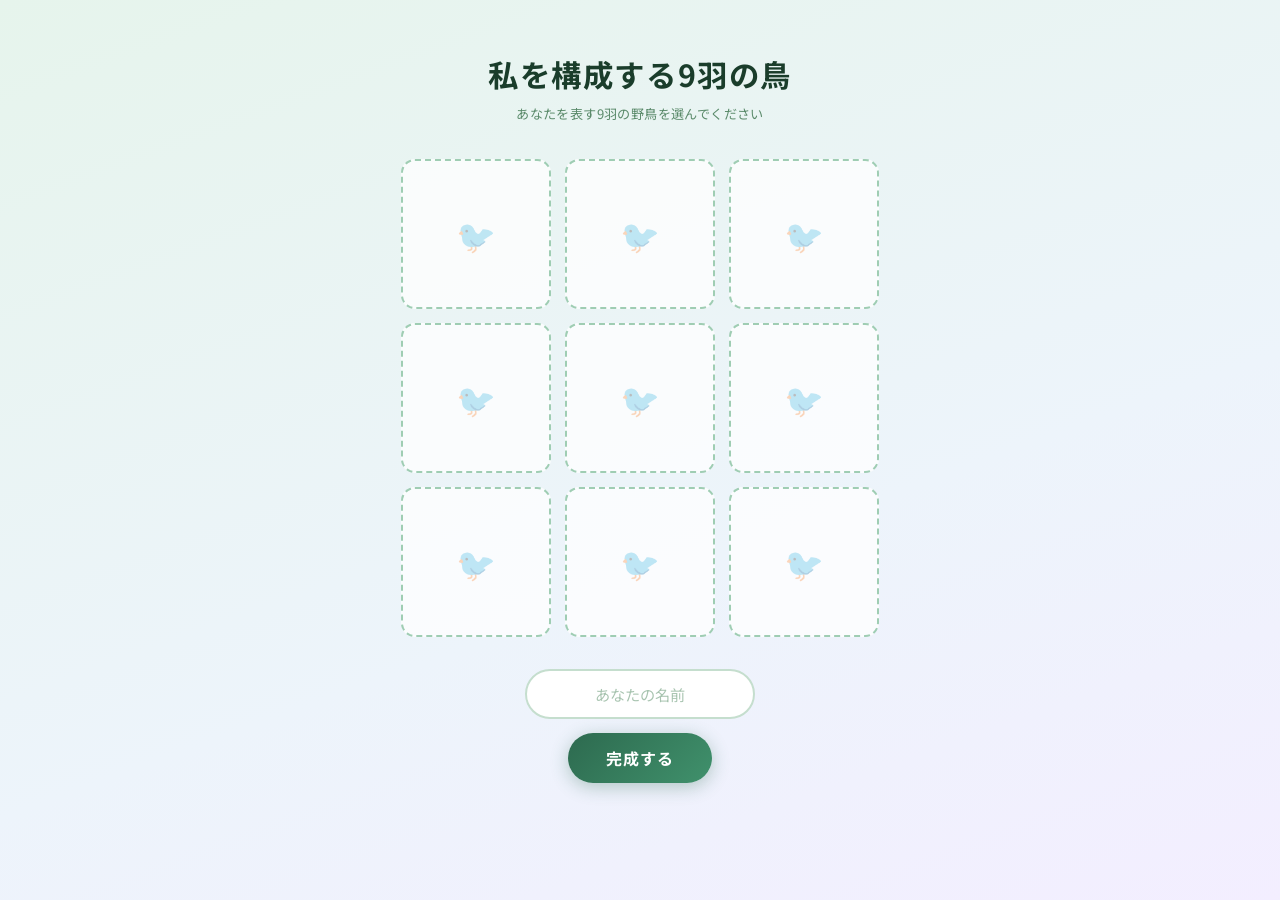
<file: index.html>
<!DOCTYPE html>
<html lang="ja">
<head>
<meta charset="UTF-8">
<meta name="viewport" content="width=device-width, initial-scale=1.0">
<title>私を構成する9羽の鳥</title>
<link rel="stylesheet" href="style.css">
</head>

<body>

<div class="page-header">
  <h1>私を構成する9羽の鳥</h1>
  <p class="subtitle">あなたを表す9羽の野鳥を選んでください</p>
</div>

<div id="grid"></div>

<div class="controls">
  <input id="username" placeholder="あなたの名前">
  <button id="completeBtn">完成する</button>
</div>

<div id="overlay" class="hidden" onclick="closeModal()"></div>

<div id="modal" class="hidden">
  <div class="modal-header">
    <h2>鳥を選ぶ</h2>
    <button class="modal-close" onclick="closeModal()">✕</button>
  </div>
  <div class="modal-search">
    <input id="searchBox" placeholder="鳥を検索 (スズメ、ペンギン、eagle など)">
  </div>
  <div id="results"></div>
</div>

<script src="script.js"></script>

</body>
</html>
</file>
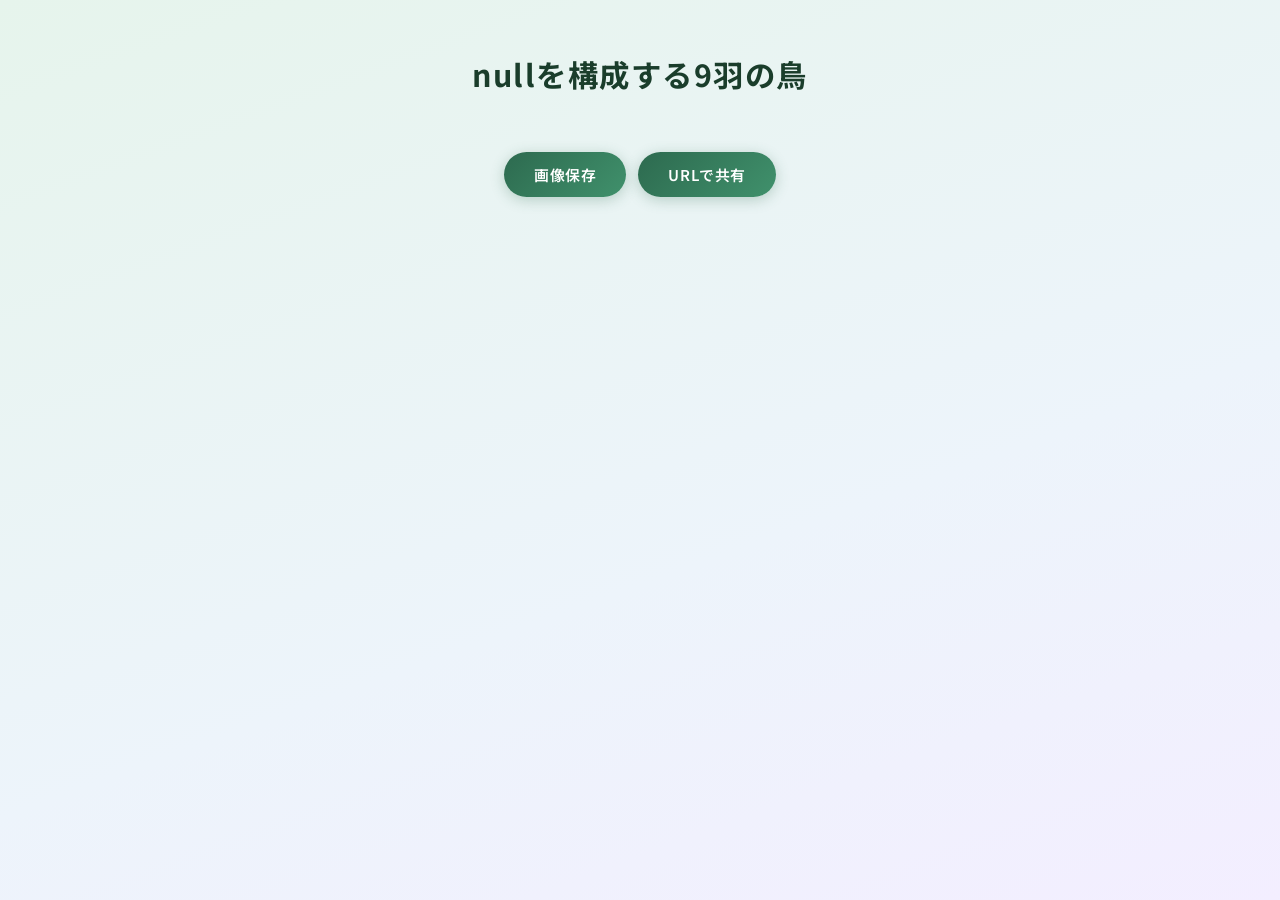
<file: complete.html>
<!DOCTYPE html>
<html lang="ja">
<head>
<meta charset="UTF-8">
<meta name="viewport" content="width=device-width, initial-scale=1.0">
<title>完成</title>
<link rel="stylesheet" href="style.css">
</head>

<body>

<div class="complete-header">
  <h1 id="title"></h1>
</div>

<div id="capture">
  <div id="resultGrid"></div>
</div>

<div class="complete-actions">
  <button onclick="saveImage()">画像保存</button>
  <button id="shareBtn" onclick="shareURL()">URLで共有</button>
</div>

<script src="complete.js"></script>

</body>
</html>
</file>
<file: style.css>
@import url('https://fonts.googleapis.com/css2?family=Noto+Sans+JP:wght@400;500;700&display=swap');

* { box-sizing: border-box; margin: 0; padding: 0; }

body {
  font-family: 'Noto Sans JP', sans-serif;
  background: linear-gradient(160deg, #e6f4ec 0%, #edf4fb 60%, #f3eeff 100%);
  min-height: 100vh;
  color: #1a2e1a;
}

/* ── Page header ── */
.page-header {
  padding: 52px 20px 4px;
  text-align: center;
}

h1 {
  font-size: clamp(1.3rem, 4vw, 1.9rem);
  font-weight: 700;
  color: #1a3d2b;
  letter-spacing: 0.05em;
}

.subtitle {
  color: #5a8a6a;
  font-size: 0.82rem;
  margin-top: 8px;
  letter-spacing: 0.03em;
}

/* ── Grid ── */
#grid {
  display: grid;
  grid-template-columns: repeat(3, minmax(0, 150px));
  gap: clamp(8px, 2.5vw, 14px);
  justify-content: center;
  margin: 32px auto;
  padding: 0 16px;
  width: 100%;
  max-width: 520px;
}

.cell {
  width: 100%;
  aspect-ratio: 1;
  border: 2px dashed #9fcdb3;
  background-size: cover;
  background-position: center;
  cursor: pointer;
  border-radius: 14px;
  background-color: rgba(255, 255, 255, 0.75);
  position: relative;
  transition: transform 0.18s ease, box-shadow 0.18s ease, border-color 0.18s ease;
  display: flex;
  align-items: center;
  justify-content: center;
}

.cell:not(.filled)::before {
  content: '🐦';
  font-size: clamp(1.2rem, 4vw, 2rem);
  opacity: 0.3;
  pointer-events: none;
}

.cell:hover {
  transform: scale(1.05);
  box-shadow: 0 6px 24px rgba(45, 106, 79, 0.2);
  border-color: #2d6a4f;
  border-style: solid;
}

.cell.filled:hover::after {
  content: '✎';
  position: absolute;
  inset: 0;
  display: flex;
  align-items: center;
  justify-content: center;
  font-size: 1.6rem;
  color: white;
  background: rgba(0, 0, 0, 0.35);
  border-radius: 12px;
}

/* ── Controls ── */
.controls {
  display: flex;
  flex-direction: column;
  align-items: center;
  gap: 14px;
  margin: 0 auto 52px;
  padding: 0 16px;
}

#username {
  padding: 12px 20px;
  width: min(230px, 100%);
  font-size: 0.95rem;
  font-family: inherit;
  border: 2px solid #c5dece;
  border-radius: 50px;
  background: white;
  outline: none;
  transition: border-color 0.2s, box-shadow 0.2s;
  text-align: center;
  color: #1a2e1a;
}

#username:focus {
  border-color: #2d6a4f;
  box-shadow: 0 0 0 3px rgba(45, 106, 79, 0.12);
}

#username::placeholder { color: #a8c4b0; }

#completeBtn {
  padding: 13px 38px;
  font-size: 1rem;
  font-family: inherit;
  font-weight: 700;
  cursor: pointer;
  border: none;
  background: linear-gradient(135deg, #2d6a4f 0%, #40916c 100%);
  color: white;
  border-radius: 50px;
  letter-spacing: 0.06em;
  box-shadow: 0 4px 18px rgba(45, 106, 79, 0.32);
  transition: transform 0.15s, box-shadow 0.15s;
}

#completeBtn:hover {
  transform: translateY(-2px);
  box-shadow: 0 7px 24px rgba(45, 106, 79, 0.4);
}

#completeBtn:active { transform: translateY(0); }

/* ── Overlay ── */
#overlay {
  position: fixed;
  inset: 0;
  background: rgba(8, 20, 12, 0.45);
  backdrop-filter: blur(4px);
  z-index: 10;
  cursor: pointer;
}

/* ── Modal ── */
#modal {
  position: fixed;
  top: 50%;
  left: 50%;
  transform: translate(-50%, -50%);
  background: #fff;
  border-radius: 20px;
  box-shadow: 0 24px 64px rgba(0, 0, 0, 0.18);
  width: 92%;
  max-width: 580px;
  max-height: 86vh;
  display: flex;
  flex-direction: column;
  overflow: hidden;
  z-index: 20;
}

.modal-header {
  display: flex;
  align-items: center;
  justify-content: space-between;
  padding: 20px 24px 16px;
  border-bottom: 1px solid #e6f0eb;
  flex-shrink: 0;
}

.modal-header h2 {
  font-size: 1rem;
  font-weight: 700;
  color: #1a3d2b;
}

.modal-close {
  width: 32px;
  height: 32px;
  border: none;
  background: #edf5f0;
  color: #4a7a5a;
  border-radius: 50%;
  font-size: 0.9rem;
  cursor: pointer;
  display: flex;
  align-items: center;
  justify-content: center;
  transition: background 0.15s;
  flex-shrink: 0;
  padding: 0;
  line-height: 1;
}

.modal-close:hover { background: #d4ebe0; color: #1a3d2b; }

.modal-search {
  padding: 14px 20px;
  border-bottom: 1px solid #e6f0eb;
  flex-shrink: 0;
}

#searchBox {
  width: 100%;
  padding: 11px 16px;
  font-size: 0.93rem;
  font-family: inherit;
  border: 2px solid #c5dece;
  border-radius: 10px;
  outline: none;
  transition: border-color 0.2s, box-shadow 0.2s;
  color: #1a2e1a;
  background: #f7fbf8;
}

#searchBox:focus {
  border-color: #2d6a4f;
  background: white;
  box-shadow: 0 0 0 3px rgba(45, 106, 79, 0.1);
}

#searchBox::placeholder { color: #a8c4b0; }

/* ── Search results ── */
#results {
  overflow-y: auto;
  padding: 14px 18px 18px;
  display: flex;
  flex-direction: column;
  gap: 10px;
  flex: 1;
  -webkit-overflow-scrolling: touch;
}

.results-grid {
  display: grid;
  grid-template-columns: repeat(auto-fill, minmax(100px, 1fr));
  gap: 10px;
}

.result-status {
  color: #7a9a84;
  font-size: 0.85rem;
  text-align: center;
  padding: 12px 0;
}

.result-translate {
  font-size: 0.78rem;
  color: #8aab94;
  letter-spacing: 0.02em;
}

.result-item {
  cursor: pointer;
  border-radius: 10px;
  overflow: hidden;
  border: 2px solid transparent;
  transition: border-color 0.15s, transform 0.15s, box-shadow 0.15s;
  background: #f2f8f4;
}

.result-item:hover {
  border-color: #2d6a4f;
  transform: scale(1.04);
  box-shadow: 0 4px 16px rgba(45, 106, 79, 0.22);
}

.result-item img {
  width: 100%;
  aspect-ratio: 1;
  object-fit: cover;
  display: block;
}

.result-name {
  font-size: 10px;
  padding: 4px 6px;
  color: #4a6a54;
  overflow: hidden;
  text-overflow: ellipsis;
  white-space: nowrap;
  text-align: center;
  background: white;
}

/* ── Complete page ── */
.complete-header {
  padding: 52px 20px 12px;
  text-align: center;
}

#capture {
  padding: 0 16px;
  width: 100%;
  max-width: 520px;
  margin: 0 auto;
}

#resultGrid {
  display: grid;
  grid-template-columns: repeat(3, minmax(0, 150px));
  gap: clamp(8px, 2.5vw, 14px);
  justify-content: center;
  margin: 20px auto;
  width: 100%;
}

#resultGrid img {
  width: 100% !important;
  height: auto !important;
  aspect-ratio: 1;
  object-fit: cover;
  border-radius: 12px;
  box-shadow: 0 3px 12px rgba(0, 0, 0, 0.1);
}

.complete-actions {
  display: flex;
  justify-content: center;
  gap: 12px;
  margin: 24px auto 52px;
  flex-wrap: wrap;
  padding: 0 16px;
}

.complete-actions button {
  padding: 12px 30px;
  font-size: 0.93rem;
  font-family: inherit;
  font-weight: 600;
  cursor: pointer;
  border: none;
  background: linear-gradient(135deg, #2d6a4f 0%, #40916c 100%);
  color: white;
  border-radius: 50px;
  letter-spacing: 0.04em;
  box-shadow: 0 3px 14px rgba(45, 106, 79, 0.28);
  transition: transform 0.15s, box-shadow 0.15s;
}

.complete-actions button:hover {
  transform: translateY(-2px);
  box-shadow: 0 6px 20px rgba(45, 106, 79, 0.38);
}

.complete-actions button:active { transform: translateY(0); }

.hidden { display: none !important; }

/* ── スマホ向け追加調整 ── */
@media (max-width: 400px) {
  .page-header { padding-top: 36px; }
  .complete-header { padding-top: 36px; }
  #grid, #resultGrid { gap: 8px; }
}
</file>
